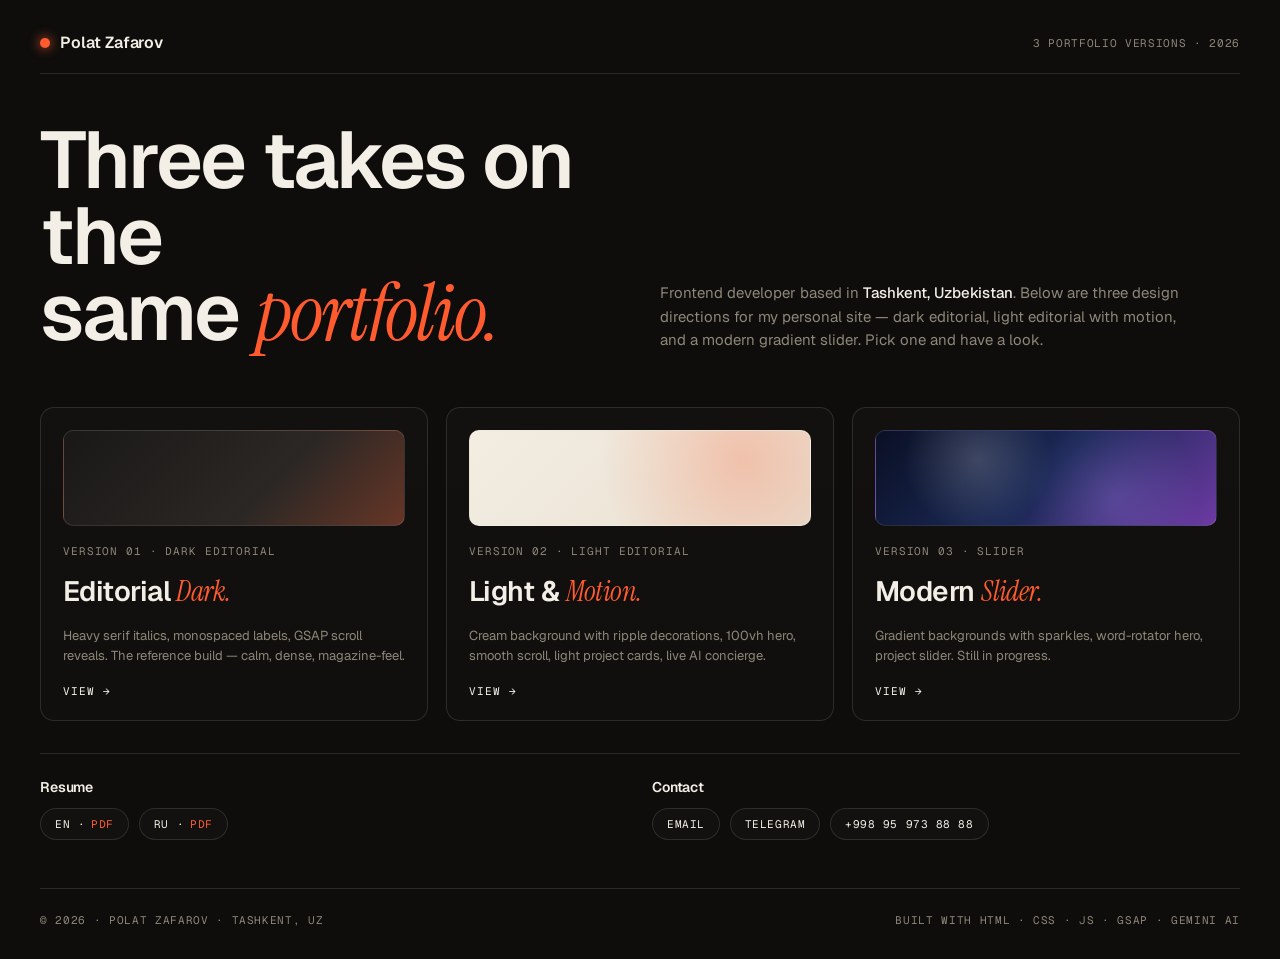
<file: index.html>
<!doctype html>
<html lang="en">
<head>
<meta charset="utf-8" />
<meta name="viewport" content="width=device-width, initial-scale=1" />
<title>Polat Zafarov — Portfolio Versions</title>
<link rel="preconnect" href="https://fonts.googleapis.com">
<link rel="preconnect" href="https://fonts.gstatic.com" crossorigin>
<link href="https://fonts.googleapis.com/css2?family=Geist:wght@400;500;600;700&family=Geist+Mono:wght@400;500&family=Instrument+Serif:ital@0;1&display=swap" rel="stylesheet">
<style>
  :root {
    --bg: #0E0D0C;
    --fg: #F3EFE7;
    --muted: #8E8678;
    --accent: #FF5B2E;
    --line: rgba(243,239,231,0.12);
    --font: 'Geist', system-ui, sans-serif;
    --mono: 'Geist Mono', ui-monospace, monospace;
    --serif: 'Instrument Serif', Georgia, serif;
  }
  * { box-sizing: border-box; margin: 0; padding: 0; }
  html, body {
    background: var(--bg);
    color: var(--fg);
    font-family: var(--font);
    min-height: 100vh;
    -webkit-font-smoothing: antialiased;
  }
  body {
    display: flex;
    flex-direction: column;
    padding: 32px 24px;
    gap: 48px;
  }
  .hdr {
    display: flex;
    justify-content: space-between;
    align-items: center;
    border-bottom: 1px solid var(--line);
    padding-bottom: 20px;
    max-width: 1200px;
    width: 100%;
    margin: 0 auto;
  }
  .brand {
    display: flex;
    align-items: center;
    gap: 10px;
    font-weight: 600;
    letter-spacing: -0.01em;
  }
  .brand .dot {
    width: 10px; height: 10px;
    border-radius: 50%;
    background: var(--accent);
    box-shadow: 0 0 12px var(--accent);
  }
  .meta { font-family: var(--mono); font-size: 11px; letter-spacing: 0.06em; text-transform: uppercase; color: var(--muted); }
  main {
    max-width: 1200px;
    width: 100%;
    margin: 0 auto;
    display: flex;
    flex-direction: column;
    gap: 32px;
    flex: 1;
  }
  .lede {
    display: grid;
    grid-template-columns: 1fr 1fr;
    gap: 40px;
    align-items: end;
    padding-bottom: 24px;
  }
  h1 {
    font-family: var(--font);
    font-size: clamp(40px, 6.5vw, 80px);
    line-height: 0.95;
    letter-spacing: -0.025em;
    font-weight: 600;
  }
  h1 em {
    font-family: var(--serif);
    font-style: italic;
    font-weight: 400;
    color: var(--accent);
  }
  .sub {
    color: var(--muted);
    font-size: 15px;
    line-height: 1.55;
    max-width: 520px;
  }
  .sub b { color: var(--fg); font-weight: 500; }
  .cards {
    display: grid;
    grid-template-columns: repeat(3, 1fr);
    gap: 18px;
  }
  .card {
    display: flex;
    flex-direction: column;
    gap: 18px;
    border: 1px solid var(--line);
    border-radius: 14px;
    padding: 22px;
    background: linear-gradient(180deg, rgba(255,255,255,0.02), rgba(255,255,255,0.01));
    color: inherit;
    text-decoration: none;
    transition: transform 0.25s ease, border-color 0.25s ease, background 0.25s ease;
    min-height: 280px;
    position: relative;
    overflow: hidden;
  }
  .card:hover {
    transform: translateY(-4px);
    border-color: rgba(243,239,231,0.28);
    background: linear-gradient(180deg, rgba(255,255,255,0.04), rgba(255,255,255,0.015));
  }
  .card-num {
    font-family: var(--mono);
    font-size: 11px;
    color: var(--muted);
    letter-spacing: 0.08em;
    text-transform: uppercase;
  }
  .card-title {
    font-size: 28px;
    font-weight: 600;
    letter-spacing: -0.02em;
    line-height: 1.1;
  }
  .card-title em {
    font-family: var(--serif);
    font-weight: 400;
    color: var(--accent);
  }
  .card-desc {
    color: var(--muted);
    font-size: 13px;
    line-height: 1.55;
    flex: 1;
  }
  .card-cta {
    display: inline-flex;
    align-items: center;
    gap: 8px;
    margin-top: auto;
    font-family: var(--mono);
    font-size: 11px;
    letter-spacing: 0.08em;
    text-transform: uppercase;
    color: var(--fg);
  }
  .card-cta .arr {
    display: inline-block;
    transition: transform 0.25s ease;
  }
  .card:hover .card-cta .arr { transform: translateX(4px); color: var(--accent); }
  .card-thumb {
    height: 96px;
    border-radius: 10px;
    border: 1px solid var(--line);
    position: relative;
    overflow: hidden;
  }
  .thumb-1 { background: linear-gradient(135deg, #1a1817 0%, #2a2724 60%, #FF5B2E 200%); }
  .thumb-2 { background: linear-gradient(135deg, #F3EDE2 0%, #E8DFD0 100%); }
  .thumb-2::before {
    content: "";
    position: absolute; inset: 0;
    background: radial-gradient(circle at 80% 30%, rgba(255,91,46,0.25), transparent 50%);
  }
  .thumb-3 { background: linear-gradient(135deg, #0a1024 0%, #1a2855 50%, #6d3aa3 100%); }
  .thumb-3::before {
    content: "";
    position: absolute; inset: 0;
    background:
      radial-gradient(circle at 30% 30%, rgba(255,255,255,0.18), transparent 30%),
      radial-gradient(circle at 70% 70%, rgba(167,139,250,0.25), transparent 35%);
  }
  .extras {
    display: grid;
    grid-template-columns: 1fr 1fr;
    gap: 24px;
    padding-top: 24px;
    border-top: 1px solid var(--line);
  }
  .extras h3 {
    font-size: 14px;
    font-weight: 600;
    margin-bottom: 12px;
    letter-spacing: -0.01em;
  }
  .extras .row {
    display: flex;
    flex-wrap: wrap;
    gap: 10px;
  }
  .pill {
    display: inline-flex;
    align-items: center;
    gap: 6px;
    padding: 8px 14px;
    border-radius: 999px;
    border: 1px solid var(--line);
    background: rgba(255,255,255,0.02);
    font-family: var(--mono);
    font-size: 11px;
    letter-spacing: 0.05em;
    text-transform: uppercase;
    color: var(--fg);
    text-decoration: none;
    transition: border-color 0.2s, background 0.2s;
  }
  .pill:hover { border-color: var(--accent); background: rgba(255,91,46,0.06); }
  .pill .accent { color: var(--accent); }
  footer {
    max-width: 1200px;
    width: 100%;
    margin: 0 auto;
    padding-top: 24px;
    border-top: 1px solid var(--line);
    display: flex;
    justify-content: space-between;
    color: var(--muted);
    font-family: var(--mono);
    font-size: 11px;
    letter-spacing: 0.06em;
    text-transform: uppercase;
  }
  @media (max-width: 900px) {
    .lede { grid-template-columns: 1fr; gap: 16px; }
    .cards { grid-template-columns: 1fr; }
    .extras { grid-template-columns: 1fr; }
    footer { flex-direction: column; gap: 8px; }
  }
</style>
</head>
<body>
<header class="hdr">
  <div class="brand"><span class="dot"></span><span>Polat Zafarov</span></div>
  <div class="meta">3 Portfolio Versions · 2026</div>
</header>

<main>
  <section class="lede">
    <h1>Three takes on the<br/>same <em>portfolio.</em></h1>
    <p class="sub">Frontend developer based in <b>Tashkent, Uzbekistan</b>. Below are three design directions for my personal site — dark editorial, light editorial with motion, and a modern gradient slider. Pick one and have a look.</p>
  </section>

  <section class="cards">
    <a class="card" href="./v1/">
      <div class="card-thumb thumb-1"></div>
      <div class="card-num">Version 01 · Dark editorial</div>
      <div class="card-title">Editorial <em>Dark.</em></div>
      <div class="card-desc">Heavy serif italics, monospaced labels, GSAP scroll reveals. The reference build — calm, dense, magazine-feel.</div>
      <span class="card-cta">View<span class="arr">→</span></span>
    </a>
    <a class="card" href="./v2/">
      <div class="card-thumb thumb-2"></div>
      <div class="card-num">Version 02 · Light editorial</div>
      <div class="card-title">Light &amp; <em>Motion.</em></div>
      <div class="card-desc">Cream background with ripple decorations, 100vh hero, smooth scroll, light project cards, live AI concierge.</div>
      <span class="card-cta">View<span class="arr">→</span></span>
    </a>
    <a class="card" href="./v3/">
      <div class="card-thumb thumb-3"></div>
      <div class="card-num">Version 03 · Slider</div>
      <div class="card-title">Modern <em>Slider.</em></div>
      <div class="card-desc">Gradient backgrounds with sparkles, word-rotator hero, project slider. Still in progress.</div>
      <span class="card-cta">View<span class="arr">→</span></span>
    </a>
  </section>

  <section class="extras">
    <div>
      <h3>Resume</h3>
      <div class="row">
        <a class="pill" href="./uploads/resume.pdf" target="_blank">EN · <span class="accent">PDF</span></a>
        <a class="pill" href="./uploads/zafarov.pdf" target="_blank">RU · <span class="accent">PDF</span></a>
      </div>
    </div>
    <div>
      <h3>Contact</h3>
      <div class="row">
        <a class="pill" href="mailto:atuin59354081@gmail.com">Email</a>
        <a class="pill" href="https://t.me/zafarovpolat" target="_blank">Telegram</a>
        <a class="pill" href="tel:+998959738888">+998 95 973 88 88</a>
      </div>
    </div>
  </section>
</main>

<footer>
  <span>© 2026 · Polat Zafarov · Tashkent, UZ</span>
  <span>Built with HTML · CSS · JS · GSAP · Gemini AI</span>
</footer>
</body>
</html>
</file>
